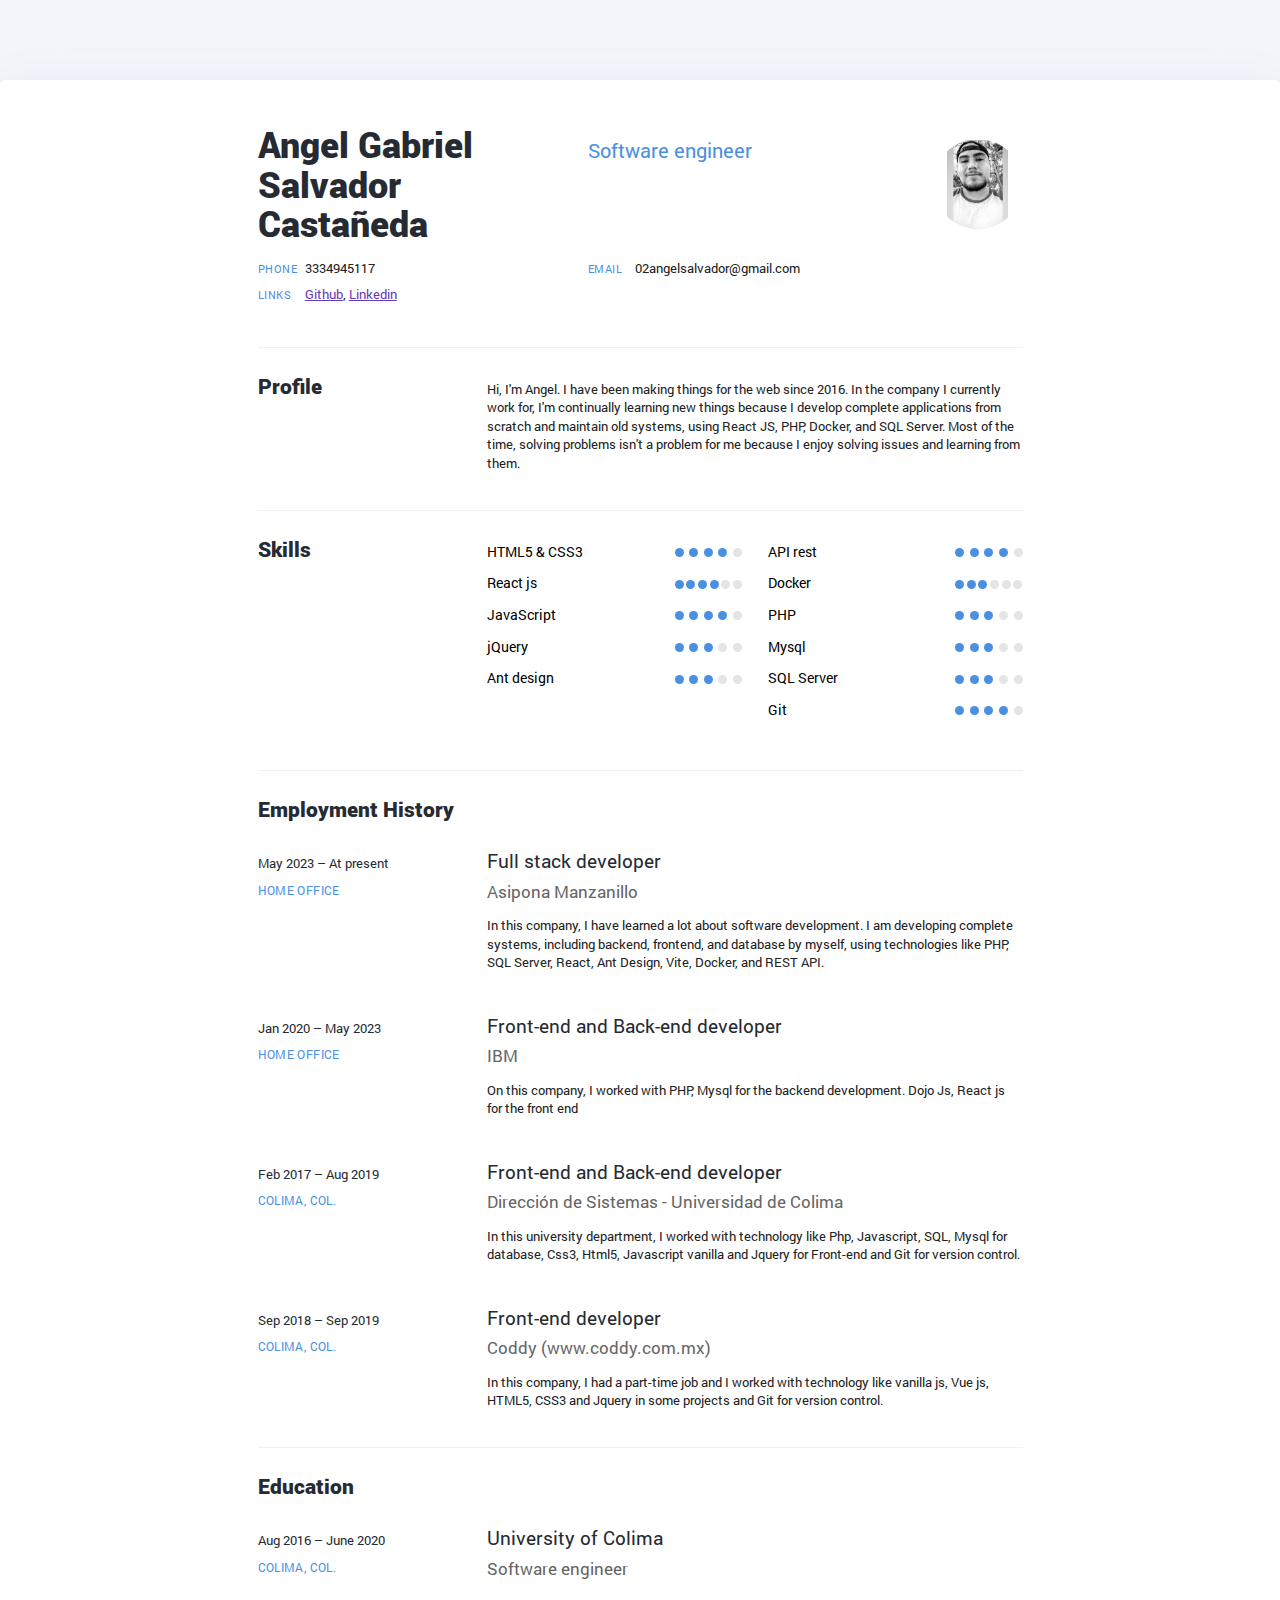
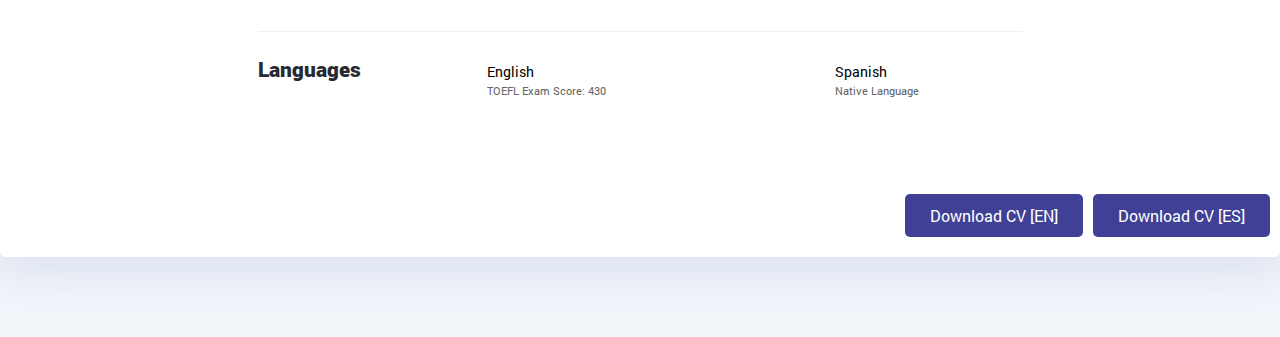
<file: index.html>
<!DOCTYPE html>
<html lang="en">

<head>
  <title>Angel Gabriel Salvador Castañeda – Software engineer</title>
  <meta charset="UTF-8">

  <meta name="robots" content="index, follow">
  <meta property="og:title" content="Angel Gabriel Salvador Castañeda – Software engineer">
  <!-- Working on responsive design -->
  <!--meta content="width=device-width, initial-scale=1.0, maximum-scale=1.0, user-scalable=0" name="viewport"-->
  <link rel="stylesheet" media="all" href="https://fonts.googleapis.com/icon?family=Material+Icons">

  <link rel="stylesheet" href="./css/style.css">
  <link rel="stylesheet" href="./css/my.css">
  <link rel="stylesheet" href="./css/lib.css">
</head>

<body class="web-resume">
  <div class="resume__container">
    <div class="resume__view-wrapper">

      <div class="body--share">
        <div class="preview-box">
          <div class="container">
            <div class="top-block">
              <div class="top-block__column top-block__column--info">
                <div class="top-block__name">Angel Gabriel Salvador Castañeda</div>
                <div class="top-block__specialty setting--primary-text">Software engineer</div>
              </div>
              <div class="top-block__column top-block__column--photo">
                <div class="top-block__photo" style="background-image: url(./img/profile2.jpg?v=2)">
                </div>
              </div>
            </div>
            <div class="details">
              <end></end>
              <div class="details__column">
                <div class="details__line">
                  <div class="details__label setting--primary-text">Phone</div>
                  <div class="details__value">3334945117</div>
                </div>
                <div class="details__line">
                  <div class="details__label setting--primary-text">Email</div>
                  <div class="details__value">02angelsalvador@gmail.com</div>
                </div>
              </div>
              <div class="details__column">
                <div class="details__line">
                  <div class="details__label setting--primary-text">
                    <span>L</span><span>i</span><span>n</span><span>k</span><span>s</span>
                  </div>
                  <div class="details__value"><a class="details__link" href="https://github.com/angelsalvadormx"
                      target="_blank" rel="noreferrer noopener">Github</a><span>, </span><a class="details__link"
                      href="https://www.linkedin.com/in/angel-gabriel-salvador/" target="_blank"
                      rel="noreferrer noopener">Linkedin</a></div>
                </div>
              </div>
            </div>
            <div class="section">
              <div class="profile">
                <div class="profile__column profile__column--sm">
                  <div class="section__label">Profile</div>
                </div>
                <div class="profile__column profile__column--lg">
                  <div class="profile__text">
                    <p>
                      Hi, I'm Angel. I have been making things for the web since 2016. In the company I currently work
                      for, I'm continually learning new things because I develop complete applications from scratch and
                      maintain old systems, using React JS, PHP, Docker, and SQL Server. Most of the time, solving
                      problems isn't a problem for me because I enjoy solving issues and learning from them.
                    </p>
                  </div>
                </div>
              </div>
            </div>
            <div class="section">
              <div class="skills">
                <div class="skills__label">
                  <div class="section__label">Skills</div>
                </div>
                <div class="skills__content">
                  <div class="skills__column">
                    <div class="skills__item">
                      <div class="skills__name">HTML5 &amp; CSS3</div>
                      <div class="skills__level">
                        <div class="skills__circle setting--primary-background"></div>
                        <div class="skills__circle setting--primary-background"></div>
                        <div class="skills__circle setting--primary-background"></div>
                        <div class="skills__circle setting--primary-background"></div>
                        <div class="skills__circle is-empty"></div>
                      </div>
                    </div>

                    <div class="skills__item">
                      <div class="skills__name">React js</div>
                      <div class="skills__level">
                        <div class="skills__circle setting--primary-background"></div>
                        <div class="skills__circle setting--primary-background"></div>
                        <div class="skills__circle setting--primary-background"></div>
                        <div class="skills__circle setting--primary-background"></div>
                        <div class="skills__circle is-empty"></div>
                        <div class="skills__circle is-empty"></div>
                      </div>
                    </div>
                    <div class="skills__item">
                      <div class="skills__name">JavaScript</div>
                      <div class="skills__level">
                        <div class="skills__circle setting--primary-background"></div>
                        <div class="skills__circle setting--primary-background"></div>
                        <div class="skills__circle setting--primary-background"></div>
                        <div class="skills__circle setting--primary-background"></div>
                        <div class="skills__circle is-empty"></div>
                      </div>
                    </div>
                    <div class="skills__item">
                      <div class="skills__name">jQuery</div>
                      <div class="skills__level">
                        <div class="skills__circle setting--primary-background"></div>
                        <div class="skills__circle setting--primary-background"></div>
                        <div class="skills__circle setting--primary-background"></div>
                        <div class="skills__circle is-empty"></div>
                        <div class="skills__circle is-empty"></div>
                      </div>
                    </div>
                    <div class="skills__item">
                      <div class="skills__name">Ant design</div>
                      <div class="skills__level">
                        <div class="skills__circle setting--primary-background"></div>
                        <div class="skills__circle setting--primary-background"></div>
                        <div class="skills__circle setting--primary-background"></div>
                        <div class="skills__circle is-empty"></div>
                        <div class="skills__circle is-empty"></div>
                      </div>
                    </div>

                  </div>
                  <div class="skills__column">
                    <div class="skills__item">
                      <div class="skills__name">API rest</div>
                      <div class="skills__level">
                        <div class="skills__circle setting--primary-background"></div>
                        <div class="skills__circle setting--primary-background"></div>
                        <div class="skills__circle setting--primary-background"></div>
                        <div class="skills__circle setting--primary-background"></div>
                        <div class="skills__circle is-empty"></div>
                      </div>
                    </div>

                    <div class="skills__item">
                      <div class="skills__name">Docker</div>
                      <div class="skills__level">
                        <div class="skills__circle setting--primary-background"></div>
                        <div class="skills__circle setting--primary-background"></div>
                        <div class="skills__circle setting--primary-background"></div>
                        <div class="skills__circle is-empty"></div>
                        <div class="skills__circle is-empty"></div>
                        <div class="skills__circle is-empty"></div>
                      </div>
                    </div>

                    <div class="skills__item">
                      <div class="skills__name">PHP</div>
                      <div class="skills__level">
                        <div class="skills__circle setting--primary-background"></div>
                        <div class="skills__circle setting--primary-background"></div>
                        <div class="skills__circle setting--primary-background"></div>
                        <div class="skills__circle is-empty"></div>
                        <div class="skills__circle is-empty"></div>
                      </div>
                    </div>

                    <div class="skills__item">
                      <div class="skills__name">Mysql</div>
                      <div class="skills__level">
                        <div class="skills__circle setting--primary-background"></div>
                        <div class="skills__circle setting--primary-background"></div>
                        <div class="skills__circle setting--primary-background"></div>
                        <div class="skills__circle is-empty"></div>
                        <div class="skills__circle is-empty"></div>
                      </div>
                    </div>


                    <div class="skills__item">
                      <div class="skills__name">SQL Server</div>
                      <div class="skills__level">
                        <div class="skills__circle setting--primary-background"></div>
                        <div class="skills__circle setting--primary-background"></div>
                        <div class="skills__circle setting--primary-background"></div>
                        <div class="skills__circle is-empty"></div>
                        <div class="skills__circle is-empty"></div>
                      </div>
                    </div>


                    <div class="skills__item">
                      <div class="skills__name">Git</div>
                      <div class="skills__level">
                        <div class="skills__circle setting--primary-background"></div>
                        <div class="skills__circle setting--primary-background"></div>
                        <div class="skills__circle setting--primary-background"></div>
                        <div class="skills__circle setting--primary-background"></div>
                        <div class="skills__circle is-empty"></div>
                      </div>
                    </div>
                  </div>


                </div>
              </div>
            </div>
            <div class="section">
              <div class="experience">
                <div class="experience__label">
                  <div class="section__label">Employment History</div>
                </div>
                <div class="experience__item" style="page-break-inside: avoid;">
                  <div class="experience__side">
                    <div class="experience__date">May 2023 – At present</div>
                    <div class="experience__location setting--primary-text">Home office</div>
                  </div>
                  <div class="experience__info">
                    <div class="experience__title">Full stack developer</div>
                    <div class="experience__employer">Asipona Manzanillo </div>
                    <div class="experience__text">
                      <p>In this company, I have learned a lot about software development. I am developing complete systems, including backend, frontend, and database by myself, using technologies like PHP, SQL Server, React, Ant Design, Vite, Docker, and REST API.</p>
                    </div>
                  </div>
                </div>
                <div class="experience__item" style="page-break-inside: avoid;">
                  <div class="experience__side">
                    <div class="experience__date">Jan 2020 – May 2023</div>
                    <div class="experience__location setting--primary-text">Home office</div>
                  </div>
                  <div class="experience__info">
                    <div class="experience__title">Front-end and Back-end developer</div>
                    <div class="experience__employer">IBM </div>
                    <div class="experience__text">
                      <p>On this company, I worked with PHP, Mysql for the backend development. Dojo Js, React js for
                        the front end </p>
                    </div>
                  </div>
                </div>
                <div class="experience__item" style="page-break-inside: avoid;">
                  <div class="experience__side">
                    <div class="experience__date">Feb 2017 – Aug 2019</div>
                    <div class="experience__location setting--primary-text">Colima, Col.</div>
                  </div>
                  <div class="experience__info">
                    <div class="experience__title">Front-end and Back-end developer</div>
                    <div class="experience__employer">Dirección de Sistemas - Universidad de Colima</div>
                    <div class="experience__text">
                      <p>In this university department, I worked with technology like Php, Javascript, SQL, Mysql for
                        database, Css3, Html5, Javascript vanilla and Jquery for Front-end and Git for version control.
                      </p>
                    </div>
                  </div>
                </div>
                <div class="experience__item" style="page-break-inside: avoid;">
                  <div class="experience__side">
                    <div class="experience__date">Sep 2018 – Sep 2019</div>
                    <div class="experience__location setting--primary-text">Colima, Col.</div>
                  </div>
                  <div class="experience__info">
                    <div class="experience__title">Front-end developer</div>
                    <div class="experience__employer">Coddy (www.coddy.com.mx)</div>
                    <div class="experience__text">
                      <p>In this company, I had a part-time job and I worked with technology like vanilla js, Vue js,
                        HTML5, CSS3 and Jquery in some projects and Git for version control.</p>
                    </div>
                  </div>
                </div>
              </div>
            </div>
            <div class="section">
              <div class="experience">
                <div class="experience__label">
                  <div class="section__label">Education</div>
                </div>
                <div class="experience__item" style="page-break-inside: avoid;">
                  <div class="experience__side">
                    <div class="experience__date">Aug 2016 – June 2020</div>
                    <div class="experience__location setting--primary-text">Colima, Col.</div>
                  </div>
                  <div class="experience__info">
                    <div class="experience__title">University of Colima</div>
                    <div class="experience__degree">Software engineer</div>
                    <div class="experience__text"></div>
                  </div>
                </div>
              </div>
            </div>
            <div class="section">
              <div class="skills">
                <div class="skills__label">
                  <div class="section__label">Languages</div>
                </div>
                <div class="skills__content">
                  <div class="skills__column">
                    <div class="skills__item flex-column">
                      <div class="skills__name wh-100">English</div>
                      <div class="font-size-small color-gray wh-100">
                        TOEFL Exam Score: 430
                      </div>
                    </div>
                  </div>
                  <div class="skills__column">
                    <div class="skills__item flex-column">
                      <div class="skills__name wh-100">Spanish</div>
                      <div class="font-size-small color-gray wh-100">
                        Native Language
                      </div>
                    </div>
                  </div>
                </div>
              </div>
            </div>
          </div>
        </div>
        <section class="d-flex justify-content-end mb-20">
          <a href="./PDF/Angel_salvador_[en].pdf" class="btn">Download CV [EN]</a>
          <a href="./PDF/Angel_salvador_[es].pdf" class="btn m-lr-10">Download CV [ES]</a>
        </section>
      </div>
    </div>
</body>

</html>
</file>
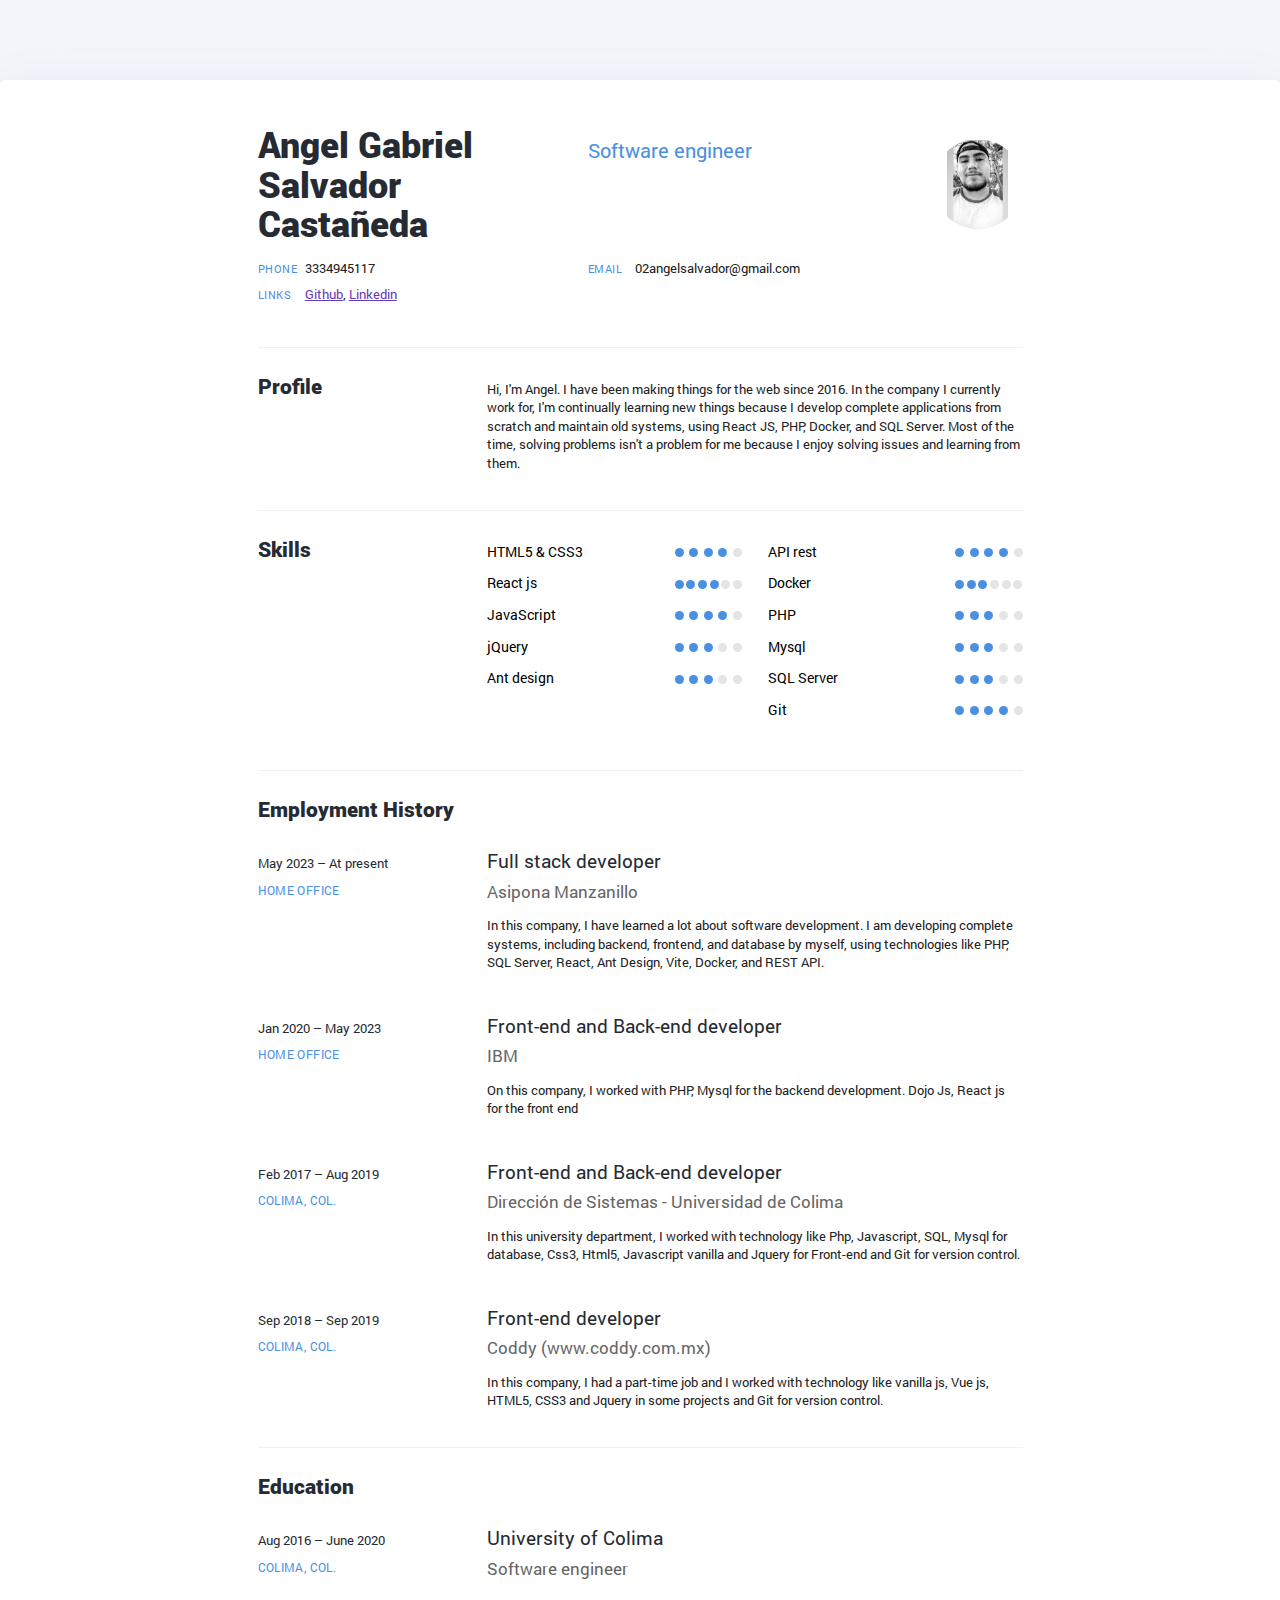
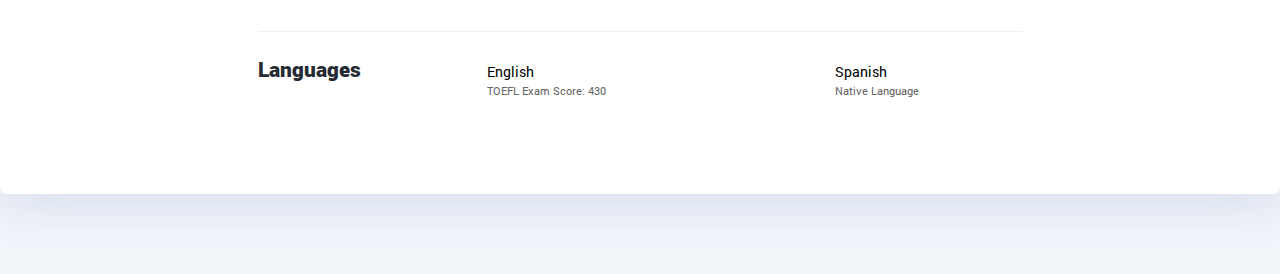
<file: en/index.html>
<!DOCTYPE html>
<html lang="en">

<head>
  <title>Angel Gabriel Salvador Castañeda - Software engineer</title>
  <meta charset="UTF-8"> 

  <meta name="robots" content="index, follow">
  <meta property="og:title" content="Angel Gabriel Salvador Castañeda – Software engineer">
  <meta content="width=device-width, initial-scale=1.0, maximum-scale=1.0, user-scalable=0" name="viewport">
  <link rel="stylesheet" media="all" href="https://fonts.googleapis.com/icon?family=Material+Icons">

  <link rel="stylesheet" href="../css/style.css">
  <link rel="stylesheet" href="../css/my.css">
  <link rel="stylesheet" href="../css/lib.css">
</head>

<body class="web-resume">
  <div class="resume__container">
    <div class="resume__view-wrapper">

      <div class="body--share">
        <div class="preview-box">
          <div class="container">
            <div class="top-block">
              <div class="top-block__column top-block__column--info">
                <div class="top-block__name">Angel Gabriel Salvador Castañeda</div>
                <div class="top-block__specialty setting--primary-text">Software engineer</div>
              </div>
              <div class="top-block__column top-block__column--photo">
                <div class="top-block__photo" style="background-image: url(../img/profile2.jpg?v=2)">
                </div>
              </div>
            </div>
            <div class="details">
              <end></end>
              <div class="details__column">
                <div class="details__line">
                  <div class="details__label setting--primary-text">Phone</div>
                  <div class="details__value">3334945117</div>
                </div>
                <div class="details__line">
                  <div class="details__label setting--primary-text">Email</div>
                  <div class="details__value">02angelsalvador@gmail.com</div>
                </div>
              </div>
              <div class="details__column">
                <div class="details__line">
                  <div class="details__label setting--primary-text">
                    <span>L</span><span>i</span><span>n</span><span>k</span><span>s</span>
                  </div>
                  <div class="details__value"><a class="details__link" href="https://github.com/angelsalvadormx"
                      target="_blank" rel="noreferrer noopener">Github</a><span>, </span><a class="details__link"
                      href="https://www.linkedin.com/in/angel-gabriel-salvador/" target="_blank"
                      rel="noreferrer noopener">Linkedin</a></div>
                </div>
              </div>
            </div>
            <div class="section">
              <div class="profile">
                <div class="profile__column profile__column--sm">
                  <div class="section__label">Profile</div>
                </div>
                <div class="profile__column profile__column--lg">
                  <div class="profile__text">
                    <p>
                      Hi, I'm Angel. I have been making things for the web since 2016. In the company I currently work for, I'm continually learning new things because I develop complete applications from scratch and maintain old systems, using React JS, PHP, Docker, and SQL Server. Most of the time, solving problems isn't a problem for me because I enjoy solving issues and learning from them.
                    </p>
                  </div>
                </div>
              </div>
            </div>
            <div class="section">
              <div class="skills">
                <div class="skills__label">
                  <div class="section__label">Skills</div>
                </div>
                <div class="skills__content">
                  <div class="skills__column">
                    <div class="skills__item">
                      <div class="skills__name">HTML5 &amp; CSS3</div>
                      <div class="skills__level">
                        <div class="skills__circle setting--primary-background"></div>
                        <div class="skills__circle setting--primary-background"></div>
                        <div class="skills__circle setting--primary-background"></div>
                        <div class="skills__circle setting--primary-background"></div>
                        <div class="skills__circle is-empty"></div>
                      </div>
                    </div>

                    <div class="skills__item">
                      <div class="skills__name">React js</div>
                      <div class="skills__level">
                        <div class="skills__circle setting--primary-background"></div>
                        <div class="skills__circle setting--primary-background"></div>
                        <div class="skills__circle setting--primary-background"></div>
                        <div class="skills__circle setting--primary-background"></div>
                        <div class="skills__circle is-empty"></div>
                        <div class="skills__circle is-empty"></div>
                      </div>
                    </div>
                    <div class="skills__item">
                      <div class="skills__name">JavaScript</div>
                      <div class="skills__level">
                        <div class="skills__circle setting--primary-background"></div>
                        <div class="skills__circle setting--primary-background"></div>
                        <div class="skills__circle setting--primary-background"></div>
                        <div class="skills__circle setting--primary-background"></div>
                        <div class="skills__circle is-empty"></div>
                      </div>
                    </div>
                    <div class="skills__item">
                      <div class="skills__name">jQuery</div>
                      <div class="skills__level">
                        <div class="skills__circle setting--primary-background"></div>
                        <div class="skills__circle setting--primary-background"></div>
                        <div class="skills__circle setting--primary-background"></div>
                        <div class="skills__circle is-empty"></div>
                        <div class="skills__circle is-empty"></div>
                      </div>
                    </div>
                    <div class="skills__item">
                      <div class="skills__name">Ant design</div>
                      <div class="skills__level">
                        <div class="skills__circle setting--primary-background"></div>
                        <div class="skills__circle setting--primary-background"></div>
                        <div class="skills__circle setting--primary-background"></div>
                        <div class="skills__circle is-empty"></div>
                        <div class="skills__circle is-empty"></div>
                      </div>
                    </div>

                  </div>
                  <div class="skills__column">
                    <div class="skills__item">
                      <div class="skills__name">API rest</div>
                      <div class="skills__level">
                        <div class="skills__circle setting--primary-background"></div>
                        <div class="skills__circle setting--primary-background"></div>
                        <div class="skills__circle setting--primary-background"></div>
                        <div class="skills__circle setting--primary-background"></div>
                        <div class="skills__circle is-empty"></div>
                      </div>
                    </div>

                    <div class="skills__item">
                      <div class="skills__name">Docker</div>
                      <div class="skills__level">
                        <div class="skills__circle setting--primary-background"></div>
                        <div class="skills__circle setting--primary-background"></div>
                        <div class="skills__circle setting--primary-background"></div>
                        <div class="skills__circle is-empty"></div>
                        <div class="skills__circle is-empty"></div>
                        <div class="skills__circle is-empty"></div>
                      </div>
                    </div>

                    <div class="skills__item">
                      <div class="skills__name">PHP</div>
                      <div class="skills__level">
                        <div class="skills__circle setting--primary-background"></div>
                        <div class="skills__circle setting--primary-background"></div>
                        <div class="skills__circle setting--primary-background"></div>
                        <div class="skills__circle is-empty"></div>
                        <div class="skills__circle is-empty"></div>
                      </div>
                    </div>

                    <div class="skills__item">
                      <div class="skills__name">Mysql</div>
                      <div class="skills__level">
                        <div class="skills__circle setting--primary-background"></div>
                        <div class="skills__circle setting--primary-background"></div>
                        <div class="skills__circle setting--primary-background"></div>
                        <div class="skills__circle is-empty"></div>
                        <div class="skills__circle is-empty"></div>
                      </div>
                    </div>


                    <div class="skills__item">
                      <div class="skills__name">SQL Server</div>
                      <div class="skills__level">
                        <div class="skills__circle setting--primary-background"></div>
                        <div class="skills__circle setting--primary-background"></div>
                        <div class="skills__circle setting--primary-background"></div>
                        <div class="skills__circle is-empty"></div>
                        <div class="skills__circle is-empty"></div>
                      </div>
                    </div>


                    <div class="skills__item">
                      <div class="skills__name">Git</div>
                      <div class="skills__level">
                        <div class="skills__circle setting--primary-background"></div>
                        <div class="skills__circle setting--primary-background"></div>
                        <div class="skills__circle setting--primary-background"></div>
                        <div class="skills__circle setting--primary-background"></div>
                        <div class="skills__circle is-empty"></div>
                      </div>
                    </div>
                  </div>


                </div>
              </div>
            </div>
            <div class="section">
              <div class="experience">
                <div class="experience__label">
                  <div class="section__label">Employment History</div>
                </div>
                <div class="experience__item" style="page-break-inside: avoid;">
                  <div class="experience__side">
                    <div class="experience__date">May 2023 – At present</div>
                    <div class="experience__location setting--primary-text">Home office</div>
                  </div>
                  <div class="experience__info">
                    <div class="experience__title">Full stack developer</div>
                    <div class="experience__employer">Asipona Manzanillo </div>
                    <div class="experience__text">
                      <p>In this company, I have learned a lot about software development. I am developing complete systems, including backend, frontend, and database by myself, using technologies like PHP, SQL Server, React, Ant Design, Vite, Docker, and REST API.</p>
                    </div>
                  </div>
                </div>
                <div class="experience__item" style="page-break-inside: avoid;">
                  <div class="experience__side">
                    <div class="experience__date">Jan 2020 – May 2023</div>
                    <div class="experience__location setting--primary-text">Home office</div>
                  </div>
                  <div class="experience__info">
                    <div class="experience__title">Front-end and Back-end developer</div>
                    <div class="experience__employer">IBM </div>
                    <div class="experience__text">
                      <p>On this company, I worked with PHP, Mysql for the backend development. Dojo Js, React js for
                        the front end </p>
                    </div>
                  </div>
                </div>
                <div class="experience__item" style="page-break-inside: avoid;">
                  <div class="experience__side">
                    <div class="experience__date">Feb 2017 – Aug 2019</div>
                    <div class="experience__location setting--primary-text">Colima, Col.</div>
                  </div>
                  <div class="experience__info">
                    <div class="experience__title">Front-end and Back-end developer</div>
                    <div class="experience__employer">Dirección de Sistemas - Universidad de Colima</div>
                    <div class="experience__text">
                      <p>In this university department, I worked with technology like Php, Javascript, SQL, Mysql for
                        database, Css3, Html5, Javascript vanilla and Jquery for Front-end and Git for version control.
                      </p>
                    </div>
                  </div>
                </div>
                <div class="experience__item" style="page-break-inside: avoid;">
                  <div class="experience__side">
                    <div class="experience__date">Sep 2018 – Sep 2019</div>
                    <div class="experience__location setting--primary-text">Colima, Col.</div>
                  </div>
                  <div class="experience__info">
                    <div class="experience__title">Front-end developer</div>
                    <div class="experience__employer">Coddy (www.coddy.com.mx)</div>
                    <div class="experience__text">
                      <p>In this company, I had a part-time job and I worked with technology like vanilla js, Vue js,
                        HTML5, CSS3 and Jquery in some projects and Git for version control.</p>
                    </div>
                  </div>
                </div>
              </div>
            </div>
            <div class="section">
              <div class="experience">
                <div class="experience__label">
                  <div class="section__label">Education</div>
                </div>
                <div class="experience__item" style="page-break-inside: avoid;">
                  <div class="experience__side">
                    <div class="experience__date">Aug 2016 – June 2020</div>
                    <div class="experience__location setting--primary-text">Colima, Col.</div>
                  </div>
                  <div class="experience__info">
                    <div class="experience__title">University of Colima</div>
                    <div class="experience__degree">Software engineer</div>
                    <div class="experience__text"></div>
                  </div>
                </div>
              </div>
            </div>
            <div class="section">
              <div class="skills">
                <div class="skills__label">
                  <div class="section__label">Languages</div>
                </div>
                <div class="skills__content">
                  <div class="skills__column">
                    <div class="skills__item flex-column">
                      <div class="skills__name wh-100">English</div>
                      <div class="font-size-small color-gray wh-100">
                        TOEFL Exam Score: 430
                      </div>
                    </div>
                  </div>
                  <div class="skills__column">
                    <div class="skills__item flex-column">
                      <div class="skills__name wh-100">Spanish</div>
                      <div class="font-size-small color-gray wh-100">
                        Native Language
                      </div>
                    </div>
                  </div>
                </div>
              </div>
            </div>
          </div>
        </div>
      </div>
    </div>
</body>

</html>
</file>
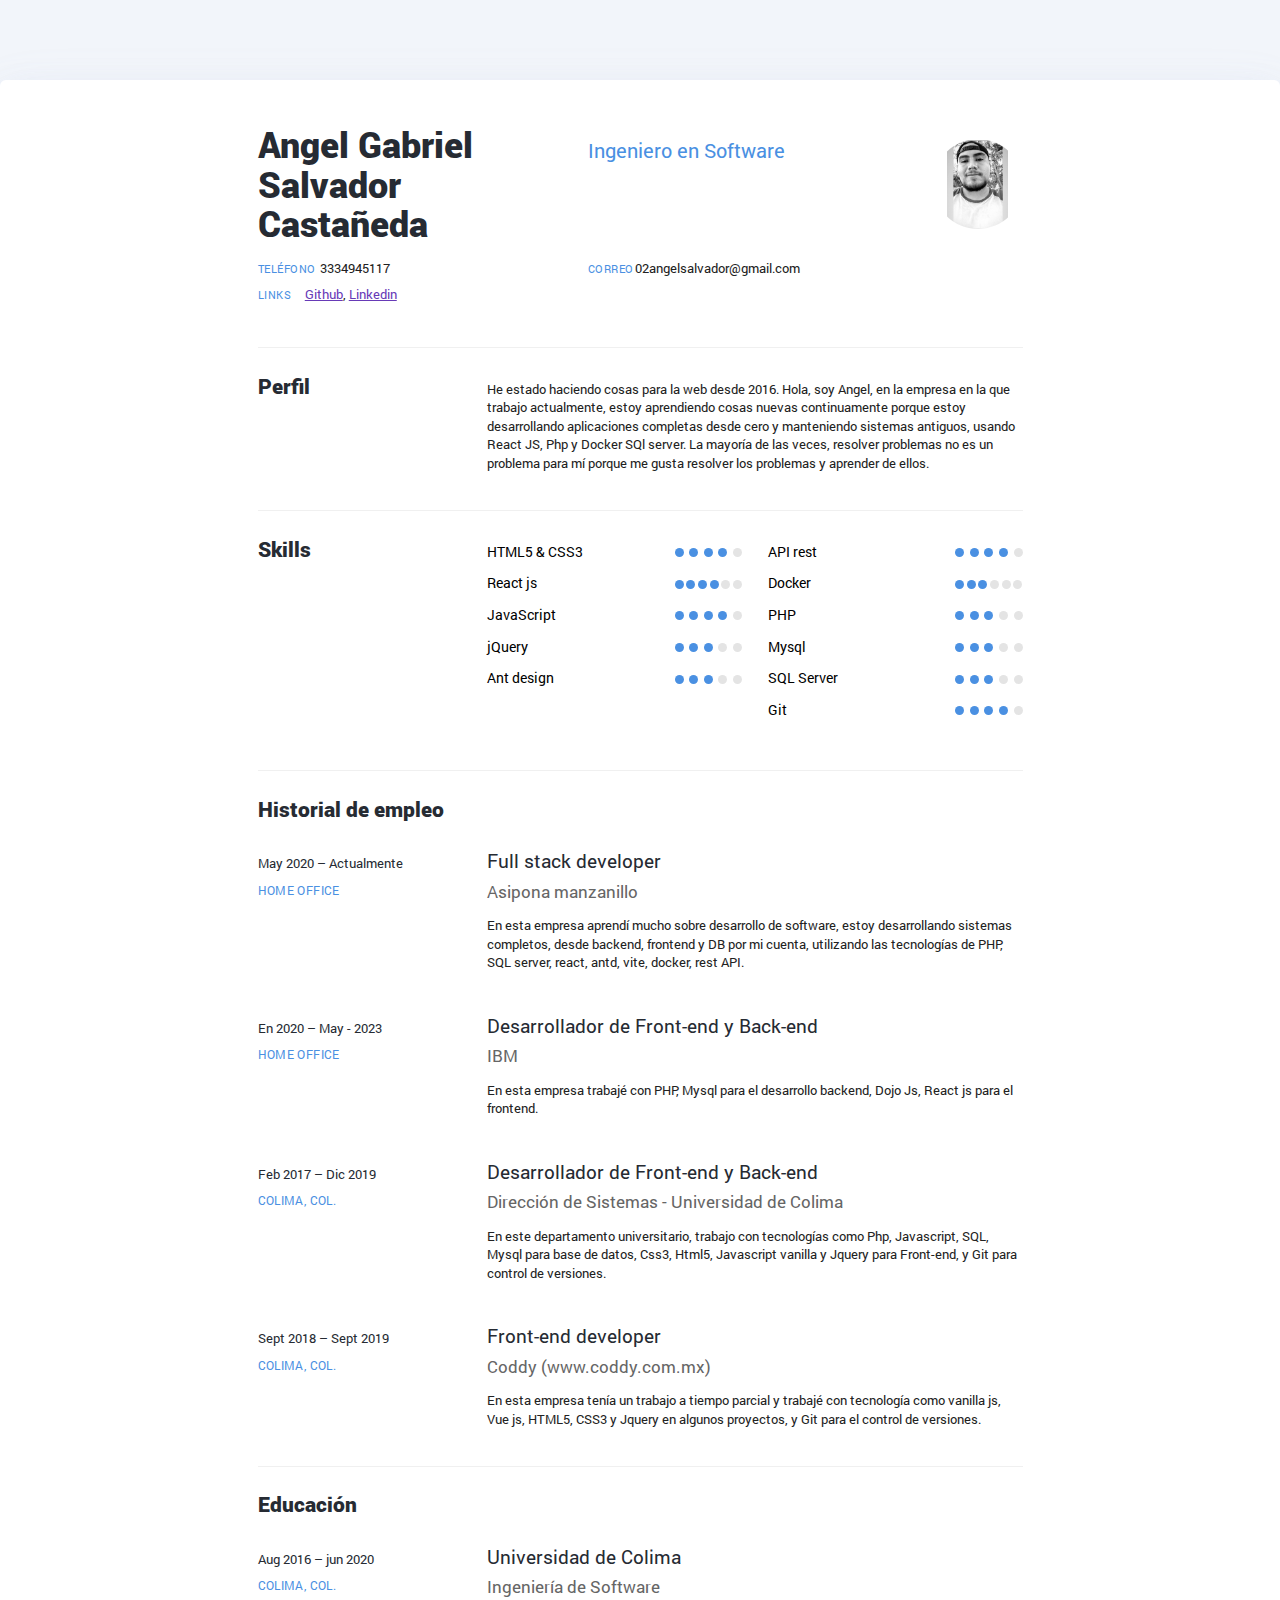
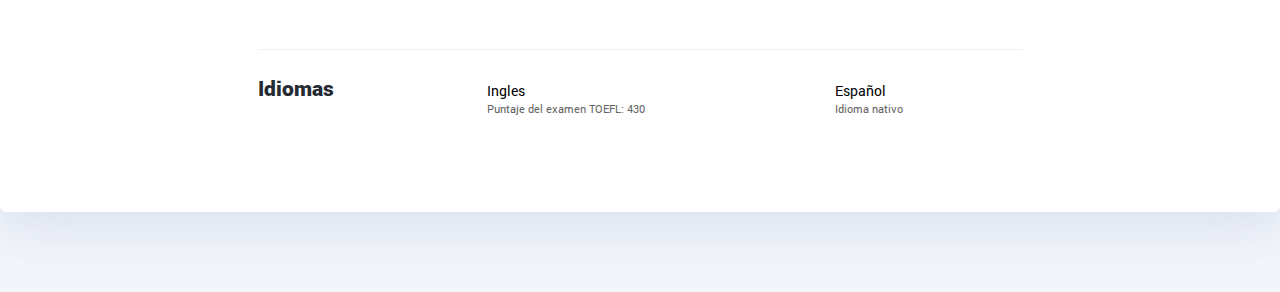
<file: es/index.html>
<!DOCTYPE html>
<html lang="en">

<head>
  <title>Angel Gabriel Salvador Castañeda – Software engineer</title>
  <meta charset="UTF-8">

  <meta name="robots" content="index, follow">
  <meta property="og:title" content="Angel Gabriel Salvador Castañeda – Software engineer">
  <meta content="width=device-width, initial-scale=1.0, maximum-scale=1.0, user-scalable=0" name="viewport">
  <link rel="stylesheet" media="all" href="https://fonts.googleapis.com/icon?family=Material+Icons">

  <link rel="stylesheet" href="../css/style.css">
  <link rel="stylesheet" href="../css/my.css">
  <link rel="stylesheet" href="../css/lib.css">
</head>

<body class="web-resume">
  <div class="resume__container">
    <div class="resume__view-wrapper">

      <div class="body--share">
        <div class="preview-box">
          <div class="container">
            <div class="top-block">
              <div class="top-block__column top-block__column--info">
                <div class="top-block__name">Angel Gabriel Salvador Castañeda</div>
                <div class="top-block__specialty setting--primary-text">Ingeniero en Software</div>
              </div>
              <div class="top-block__column top-block__column--photo">
                <div class="top-block__photo" style="background-image: url(../img/profile2.jpg)">
                </div>
              </div>
            </div>
            <div class="details">
              <end></end>
              <div class="details__column">
                <div class="details__line">
                  <div class="details__label setting--primary-text" style="width: 7rem;">Teléfono</div>
                  <div class="details__value">3334945117</div>
                </div>
                <div class="details__line">
                  <div class="details__label setting--primary-text">Correo</div>
                  <div class="details__value">02angelsalvador@gmail.com</div>
                </div>
              </div>
              <div class="details__column">
                <div class="details__line">
                  <div class="details__label setting--primary-text">
                    <span>L</span><span>i</span><span>n</span><span>k</span><span>s</span>
                  </div>
                  <div class="details__value">
                    <a class="details__link" href="https://github.com/angelsalvadormx" target="_blank"
                      rel="noreferrer noopener">Github</a><span>,</span>
                    <a class="details__link" href="https://www.linkedin.com/in/angel-gabriel-salvador/" target="_blank"
                      rel="noreferrer noopener">Linkedin</a>
                    <!--a class="details__link" href="https://github.com/angelsalvadormx"
                      target="_blank" rel="noreferrer noopener">Github</a><span>,<br/><span class="font-size-small color-gray wh-100">https://github.com/angelsalvadormx</span-->
                    <!--a class="details__link"
                      href="https://www.linkedin.com/in/angel-gabriel-salvador/" target="_blank"
                      rel="noreferrer noopener">Linkedin</a><br/> <span class="font-size-small color-gray wh-100">https://www.linkedin.com/in/angel-gabriel-salvador/</span-->
                  </div>
                </div>
              </div>
            </div>
            <div class="section">
              <div class="profile">
                <div class="profile__column profile__column--sm">
                  <div class="section__label">Perfil</div>
                </div>
                <div class="profile__column profile__column--lg">
                  <div class="profile__text">
                    <p>
                      He estado haciendo cosas para la web desde 2016. Hola, soy Angel, en la empresa en la que trabajo
                      actualmente, estoy aprendiendo cosas nuevas continuamente porque estoy desarrollando aplicaciones
                      completas desde cero y manteniendo sistemas antiguos, usando React JS, Php y Docker SQl server. La
                      mayoría de las veces, resolver problemas no es un problema para mí porque me gusta resolver los
                      problemas y aprender de ellos.
                    </p>
                  </div>
                </div>
              </div>
            </div>
            <div class="section">
              <div class="skills">
                <div class="skills__label">
                  <div class="section__label">Skills</div>
                </div>
                <div class="skills__content">
                  <div class="skills__column">
                    <div class="skills__item">
                      <div class="skills__name">HTML5 &amp; CSS3</div>
                      <div class="skills__level">
                        <div class="skills__circle setting--primary-background"></div>
                        <div class="skills__circle setting--primary-background"></div>
                        <div class="skills__circle setting--primary-background"></div>
                        <div class="skills__circle setting--primary-background"></div>
                        <div class="skills__circle is-empty"></div>
                      </div>
                    </div>

                    <div class="skills__item">
                      <div class="skills__name">React js</div>
                      <div class="skills__level">
                        <div class="skills__circle setting--primary-background"></div>
                        <div class="skills__circle setting--primary-background"></div>
                        <div class="skills__circle setting--primary-background"></div>
                        <div class="skills__circle setting--primary-background"></div>
                        <div class="skills__circle is-empty"></div>
                        <div class="skills__circle is-empty"></div>
                      </div>
                    </div>
                    <div class="skills__item">
                      <div class="skills__name">JavaScript</div>
                      <div class="skills__level">
                        <div class="skills__circle setting--primary-background"></div>
                        <div class="skills__circle setting--primary-background"></div>
                        <div class="skills__circle setting--primary-background"></div>
                        <div class="skills__circle setting--primary-background"></div>
                        <div class="skills__circle is-empty"></div>
                      </div>
                    </div>
                    <div class="skills__item">
                      <div class="skills__name">jQuery</div>
                      <div class="skills__level">
                        <div class="skills__circle setting--primary-background"></div>
                        <div class="skills__circle setting--primary-background"></div>
                        <div class="skills__circle setting--primary-background"></div>
                        <div class="skills__circle is-empty"></div>
                        <div class="skills__circle is-empty"></div>
                      </div>
                    </div>
                    <div class="skills__item">
                      <div class="skills__name">Ant design</div>
                      <div class="skills__level">
                        <div class="skills__circle setting--primary-background"></div>
                        <div class="skills__circle setting--primary-background"></div>
                        <div class="skills__circle setting--primary-background"></div>
                        <div class="skills__circle is-empty"></div>
                        <div class="skills__circle is-empty"></div>
                      </div>
                    </div>

                  </div>
                  <div class="skills__column">
                    <div class="skills__item">
                      <div class="skills__name">API rest</div>
                      <div class="skills__level">
                        <div class="skills__circle setting--primary-background"></div>
                        <div class="skills__circle setting--primary-background"></div>
                        <div class="skills__circle setting--primary-background"></div>
                        <div class="skills__circle setting--primary-background"></div>
                        <div class="skills__circle is-empty"></div>
                      </div>
                    </div>

                    <div class="skills__item">
                      <div class="skills__name">Docker</div>
                      <div class="skills__level">
                        <div class="skills__circle setting--primary-background"></div>
                        <div class="skills__circle setting--primary-background"></div>
                        <div class="skills__circle setting--primary-background"></div>
                        <div class="skills__circle is-empty"></div>
                        <div class="skills__circle is-empty"></div>
                        <div class="skills__circle is-empty"></div>
                      </div>
                    </div>

                    <div class="skills__item">
                      <div class="skills__name">PHP</div>
                      <div class="skills__level">
                        <div class="skills__circle setting--primary-background"></div>
                        <div class="skills__circle setting--primary-background"></div>
                        <div class="skills__circle setting--primary-background"></div>
                        <div class="skills__circle is-empty"></div>
                        <div class="skills__circle is-empty"></div>
                      </div>
                    </div>

                    <div class="skills__item">
                      <div class="skills__name">Mysql</div>
                      <div class="skills__level">
                        <div class="skills__circle setting--primary-background"></div>
                        <div class="skills__circle setting--primary-background"></div>
                        <div class="skills__circle setting--primary-background"></div>
                        <div class="skills__circle is-empty"></div>
                        <div class="skills__circle is-empty"></div>
                      </div>
                    </div>


                    <div class="skills__item">
                      <div class="skills__name">SQL Server</div>
                      <div class="skills__level">
                        <div class="skills__circle setting--primary-background"></div>
                        <div class="skills__circle setting--primary-background"></div>
                        <div class="skills__circle setting--primary-background"></div>
                        <div class="skills__circle is-empty"></div>
                        <div class="skills__circle is-empty"></div>
                      </div>
                    </div>


                    <div class="skills__item">
                      <div class="skills__name">Git</div>
                      <div class="skills__level">
                        <div class="skills__circle setting--primary-background"></div>
                        <div class="skills__circle setting--primary-background"></div>
                        <div class="skills__circle setting--primary-background"></div>
                        <div class="skills__circle setting--primary-background"></div>
                        <div class="skills__circle is-empty"></div>
                      </div>
                    </div>
                  </div>


                </div>
              </div>
            </div>
            <div class="section">
              <div class="experience">
                <div class="experience__label">
                  <div class="section__label">Historial de empleo</div>
                </div>
                <div class="experience__item" style="page-break-inside: avoid;">
                  <div class="experience__side">
                    <div class="experience__date">May 2020 – Actualmente</div>
                    <div class="experience__location setting--primary-text">Home office</div>
                  </div>
                  <div class="experience__info">
                    <div class="experience__title">Full stack developer</div>
                    <div class="experience__employer">Asipona manzanillo</div>
                    <div class="experience__text">
                      <p>En esta empresa aprendí mucho sobre desarrollo de software, estoy desarrollando sistemas completos, desde backend, frontend y DB por mi cuenta, utilizando las tecnologías de PHP, SQL server, react, antd, vite, docker, rest API.</p>
                    </div>
                  </div>
                </div>
                <div class="experience__item" style="page-break-inside: avoid;">
                  <div class="experience__side">
                    <div class="experience__date">En 2020 – May - 2023</div>
                    <div class="experience__location setting--primary-text">Home office</div>
                  </div>
                  <div class="experience__info">
                    <div class="experience__title">Desarrollador de Front-end y Back-end</div>
                    <div class="experience__employer">IBM</div>
                    <div class="experience__text">
                      <p>En esta empresa trabajé con PHP, Mysql para el desarrollo backend, Dojo Js, React js para el
                        frontend.</p>
                    </div>
                  </div>
                </div>
                <div class="experience__item" style="page-break-inside: avoid;">
                  <div class="experience__side">
                    <div class="experience__date">Feb 2017 – Dic 2019</div>
                    <div class="experience__location setting--primary-text">Colima, Col.</div>
                  </div>
                  <div class="experience__info">
                    <div class="experience__title">Desarrollador de Front-end y Back-end</div>
                    <div class="experience__employer">Dirección de Sistemas - Universidad de Colima</div>
                    <div class="experience__text">
                      <p>En este departamento universitario, trabajo con tecnologías como Php, Javascript, SQL, Mysql
                        para base de datos, Css3, Html5, Javascript vanilla y Jquery para Front-end, y Git para control
                        de versiones.</p>
                    </div>
                  </div>
                </div>
                <div class="experience__item" style="page-break-inside: avoid;">
                  <div class="experience__side">
                    <div class="experience__date">Sept 2018 – Sept 2019</div>
                    <div class="experience__location setting--primary-text">Colima, Col.</div>
                  </div>
                  <div class="experience__info">
                    <div class="experience__title">Front-end developer</div>
                    <div class="experience__employer">Coddy (www.coddy.com.mx)</div>
                    <div class="experience__text">
                      <p>En esta empresa tenía un trabajo a tiempo parcial y trabajé con tecnología como vanilla js, Vue
                        js, HTML5, CSS3 y Jquery en algunos proyectos, y Git para el control de versiones.</p>
                    </div>
                  </div>
                </div>
              </div>
            </div>
            <div class="section">
              <div class="experience">
                <div class="experience__label">
                  <div class="section__label">Educación</div>
                </div>
                <div class="experience__item" style="page-break-inside: avoid;">
                  <div class="experience__side">
                    <div class="experience__date">Aug 2016 – jun 2020</div>
                    <div class="experience__location setting--primary-text">Colima, Col.</div>
                  </div>
                  <div class="experience__info">
                    <div class="experience__title">Universidad de Colima</div>
                    <div class="experience__degree">Ingeniería de Software</div>
                    <div class="experience__text"></div>
                  </div>
                </div>
              </div>
            </div>
            <div class="section">
              <div class="skills">
                <div class="skills__label">
                  <div class="section__label">Idiomas</div>
                </div>
                <div class="skills__content">
                  <div class="skills__column">
                    <div class="skills__item flex-column">
                      <div class="skills__name wh-100">Ingles</div>
                      <div class="font-size-small color-gray wh-100">
                        Puntaje del examen TOEFL: 430
                      </div>
                    </div>
                  </div>
                  <div class="skills__column">
                    <div class="skills__item flex-column">
                      <div class="skills__name wh-100">Español</div>
                      <div class="font-size-small color-gray wh-100">
                        Idioma nativo
                      </div>
                    </div>
                  </div>
                </div>
              </div>
            </div>
          </div>
        </div>
      </div>
    </div>
</body>

</html>
</file>
<file: css/style.css>
/*! sanitize.css v4.0.0 | CC0 License | github.com/10up/sanitize.css */article,
aside,
details,
figcaption,
figure,
footer,
header,
main,
menu,
nav,
section,
summary {
 display:block
}
audio,
canvas,
progress,
video {
 display:inline-block
}
audio:not([controls]) {
 display:none;
 height:0
}
template,
[hidden] {
 display:none
}
*,
::before,
::after {
 background-repeat:no-repeat;
 -webkit-box-sizing:inherit;
 box-sizing:inherit
}
::before,
::after {
 text-decoration:inherit;
 vertical-align:inherit
}
html {
 -webkit-box-sizing:border-box;
 box-sizing:border-box;
 cursor:default;
 font-family:sans-serif;
 line-height:1.5;
 -ms-text-size-adjust:100%;
 -webkit-text-size-adjust:100%
}
body {
 margin:0
}
h1 {
 font-size:2em;
 margin:.67em 0
}
code,
kbd,
pre,
samp {
 font-family:monospace, monospace;
 font-size:1em
}
hr {
 height:0;
 overflow:visible
}
nav ol,
nav ul {
 list-style:none
}
abbr[title] {
 border-bottom:1px dotted;
 text-decoration:none
}
b,
strong {
 font-weight:inherit
}
b,
strong {
 font-weight:bolder
}
dfn {
 font-style:italic
}
mark {
 background-color:#ffff00;
 color:#000000
}
progress {
 vertical-align:baseline
}
small {
 font-size:83.3333%
}
sub,
sup {
 font-size:83.3333%;
 line-height:0;
 position:relative;
 vertical-align:baseline
}
sub {
 bottom:-.25em
}
sup {
 top:-.5em
}
::-moz-selection {
 background-color:#b3d4fc;
 color:#000000;
 text-shadow:none
}
::-moz-selection {
 background-color:#b3d4fc;
 color:#000000;
 text-shadow:none
}
::selection {
 background-color:#b3d4fc;
 color:#000000;
 text-shadow:none
}
audio,
canvas,
iframe,
img,
svg,
video {
 vertical-align:middle
}
img {
 border-style:none
}
svg {
 fill:currentColor
}
svg:not(:root) {
 overflow:hidden
}
a {
 background-color:transparent;
 -webkit-text-decoration-skip:objects
}
:hover {
 outline-width:0
}
table {
 border-collapse:collapse;
 border-spacing:0
}
button,
input,
select,
textarea {
 background-color:transparent;
 border-style:none;
 color:inherit;
 font-size:1em;
 margin:0
}
button,
input {
 overflow:visible
}
button,
select {
 text-transform:none
}
button,
html [type="button"],
[type="reset"],
[type="submit"] {
 -webkit-appearance:button
}
::-moz-focus-inner {
 border-style:none;
 padding:0
}
:-moz-focusring {
 outline:1px dotted ButtonText
}
fieldset {
 border:1px solid #c0c0c0;
 margin:0 2px;
 padding:.35em .625em .75em
}
legend {
 display:table;
 max-width:100%;
 padding:0;
 white-space:normal
}
textarea {
 overflow:auto;
 resize:vertical
}
[type="checkbox"],
[type="radio"] {
 padding:0
}
::-webkit-inner-spin-button,
::-webkit-outer-spin-button {
 height:auto
}
[type="search"] {
 -webkit-appearance:textfield;
 outline-offset:-2px
}
::-webkit-search-cancel-button,
::-webkit-search-decoration {
 -webkit-appearance:none
}
::-webkit-input-placeholder {
 color:inherit;
 opacity:.54
}
::-webkit-file-upload-button {
 -webkit-appearance:button;
 font:inherit
}
[aria-busy="true"] {
 cursor:progress
}
[aria-controls] {
 cursor:pointer
}
[aria-disabled] {
 cursor:default
}
a,
area,
button,
input,
label,
select,
textarea,
[tabindex] {
 -ms-touch-action:manipulation;
 touch-action:manipulation
}
[hidden][aria-hidden="false"] {
 clip:rect(0, 0, 0, 0);
 display:inherit;
 position:absolute
}
[hidden][aria-hidden="false"]:focus {
 clip:auto
}
@font-face {
 font-family:'TT Commons';
 font-display:swap;
 font-weight:400;
 font-style:normal;
 src:url(https://cdn.resume.io/assets/tt_commons/TTCommons-Regular-fbf7d8df61ee434a5d1338a90d9968e311fab52216e0a2b23feb34166c5fe5ec.woff2) format("woff2"),
 url(https://cdn.resume.io/assets/tt_commons/TTCommons-Regular-88bd76761386b368fbc23ff58c89095fbda66768460ab82cbf4f3f77f1f4a360.woff) format("woff")
}
@font-face {
 font-family:'TT Commons';
 font-display:swap;
 font-weight:600;
 font-style:normal;
 src:url(https://cdn.resume.io/assets/tt_commons/TTCommons-DemiBold-93a17a9e8db0871e433fc972c447e628da935884e53c27ed32e9433c267be372.woff2) format("woff2"),
 url(https://cdn.resume.io/assets/tt_commons/TTCommons-DemiBold-18ff81c278558589a1fc55f12cd5b4cdabb86df253264aad7a7cfcef20c0b6d0.woff) format("woff")
}
body {
 font:normal 19px/24px 'TT Commons', 'Helvetica Neue', Helvetica, Arial, sans-serif;
 -webkit-font-smoothing:antialiased;
 -moz-osx-font-smoothing:grayscale;
 color:#262b33;
 background:#f2f5fa
}
a {
 color:#2196f3;
 text-decoration:none
}
* {
 line-height:1.46
}
p,
h1,
h2,
h3,
h4 {
 -webkit-margin-before:0;
 -webkit-margin-after:0;
 -webkit-margin-start:0;
 -webkit-margin-end:0
}
.topbar {
 position:relative;
 display:-webkit-box;
 display:-ms-flexbox;
 display:flex;
 -webkit-box-orient:horizontal;
 -webkit-box-direction:normal;
 -ms-flex-flow:row nowrap;
 flex-flow:row nowrap;
 padding:24px 0;
 -webkit-box-align:center;
 -ms-flex-align:center;
 align-items:center;
 -webkit-box-pack:justify;
 -ms-flex-pack:justify;
 justify-content:space-between;
 width:100%;
 max-width:900px;
 margin:0 auto
}
.topbar:before {
 content:'';
 width:0;
 height:0
}
@media (max-width: 991px) {
 .topbar {
  padding:16px
 }
 .topbar:before {
  display:none
 }
}
.topbar__logo {
 display:block;
 background-position:50% 50%;
 background-size:contain;
 background-repeat:no-repeat;
 width:112px;
 height:28px;
 position:absolute;
 left:50%;
 top:50%;
 margin-left:-56px;
 margin-top:-14px
}
@media (max-width: 767px) {
 .topbar__logo {
  position:relative;
  top:0;
  left:0;
  margin:0;
  background-position:0 50%
 }
}
.topbar__like {
 background-color:#ffffff;
 z-index:2;
 height:40px;
 color:#ef6667;
 border:1px solid #e5e9f2;
 border-radius:3px;
 display:-webkit-box;
 display:-ms-flexbox;
 display:flex;
 -webkit-user-select:none;
 -moz-user-select:none;
 -ms-user-select:none;
 user-select:none;
 cursor:pointer;
 -webkit-tap-highlight-color:transparent;
 -webkit-tap-highlight-color:transparent;
 -webkit-transition:background-color 0.2s ease;
 transition:background-color 0.2s ease;
 will-change:background-color
}
.topbar__like:hover {
 background-color:#f7f7f7
}
.topbar__heart {
 position:relative;
 width:40px;
 height:40px
}
.topbar__heart .material-icons {
 z-index:5;
 position:relative;
 margin-top:8px;
 margin-left:8px
}
.topbar__heart:before {
 content:'';
 z-index:3;
 position:absolute;
 background-color:#ef6667;
 width:100%;
 height:100%;
 border-radius:50%;
 top:0;
 left:0;
 -webkit-transform:scale(0.3);
 transform:scale(0.3);
 opacity:0.7
}
.topbar__heart:after {
 content:'';
 z-index:3;
 position:absolute;
 background-color:#f7f7f7;
 width:100%;
 height:100%;
 border-radius:50%;
 top:0;
 left:0;
 -webkit-transform:scale(0.3);
 transform:scale(0.3)
}
.topbar__heart--animating .material-icons {
 -webkit-animation:pulse 0.4s 0s forwards;
 animation:pulse 0.4s 0s forwards
}
.topbar__heart--animating:before {
 -webkit-animation:like-a 0.4s 0s forwards;
 animation:like-a 0.4s 0s forwards
}
.topbar__heart--animating:after {
 -webkit-animation:like-a 0.2s 0.2s forwards;
 animation:like-a 0.2s 0.2s forwards
}
@-webkit-keyframes like-a {
 100% {
  -webkit-transform:scale(1.5);
  transform:scale(1.5)
 }
}
@keyframes like-a {
 100% {
  -webkit-transform:scale(1.5);
  transform:scale(1.5)
 }
}
@-webkit-keyframes pulse {
 from {
  -webkit-transform:scale3d(1, 1, 1);
  transform:scale3d(1, 1, 1)
 }
 50% {
  -webkit-transform:scale3d(1.5, 1.5, 1.5);
  transform:scale3d(1.5, 1.5, 1.5)
 }
 to {
  -webkit-transform:scale3d(1, 1, 1);
  transform:scale3d(1, 1, 1)
 }
}
@keyframes pulse {
 from {
  -webkit-transform:scale3d(1, 1, 1);
  transform:scale3d(1, 1, 1)
 }
 50% {
  -webkit-transform:scale3d(1.5, 1.5, 1.5);
  transform:scale3d(1.5, 1.5, 1.5)
 }
 to {
  -webkit-transform:scale3d(1, 1, 1);
  transform:scale3d(1, 1, 1)
 }
}
.topbar__likes-counter {
 z-index:5;
 position:relative;
 padding-top:8px;
 font-weight:600;
 margin-right:12px
}
.topbar__download {
 height:36px;
 border-radius:4px;
 font-size:16px;
 line-height:20px;
 font-weight:600;
 background-color:#2196f3;
 color:#ffffff;
 text-align:center;
 -webkit-user-select:none;
 -moz-user-select:none;
 -ms-user-select:none;
 user-select:none;
 white-space:nowrap;
 padding:8px 16px;
 cursor:pointer;
 -webkit-transition:background-color 0.2s ease;
 transition:background-color 0.2s ease;
 will-change:background-color
}
.topbar__download:hover {
 background-color:#0c84e4
}
.resume__container {
 padding:80px 0
}
@media (max-width: 767px) {
 .resume__container {
  padding-bottom:32px
 }
}
.resume__view-wrapper {
 background:#ffffff;
 overflow:hidden;
 margin:auto;
 width:100%;
 height:100%;
 overflow:hidden;
 border-radius:6px;
 -webkit-box-shadow:0 20px 60px 0 rgba(186,200,227,0.1),0 16px 36px 0 rgba(186,200,227,0.3);
 box-shadow:0 20px 60px 0 rgba(186,200,227,0.1),0 16px 36px 0 rgba(186,200,227,0.3)
}
@media (max-width: 767px) {
 .resume__view-wrapper {
  -webkit-box-shadow:none;
  box-shadow:none;
  border-radius:0
 }
}
.resume__view {
 background:#ffffff;
 -webkit-transform-origin:top left;
 transform-origin:top left;
 width:900px;
 min-height:900px;
 border:none;
 margin-bottom:32px
}

.setting--primary-background {
  background-color: #673AB7;
 }
 .setting--primary-text {
  color: #673AB7;
 }
 a {
  color: #673AB7;
  text-decoration: initial;
</file>
